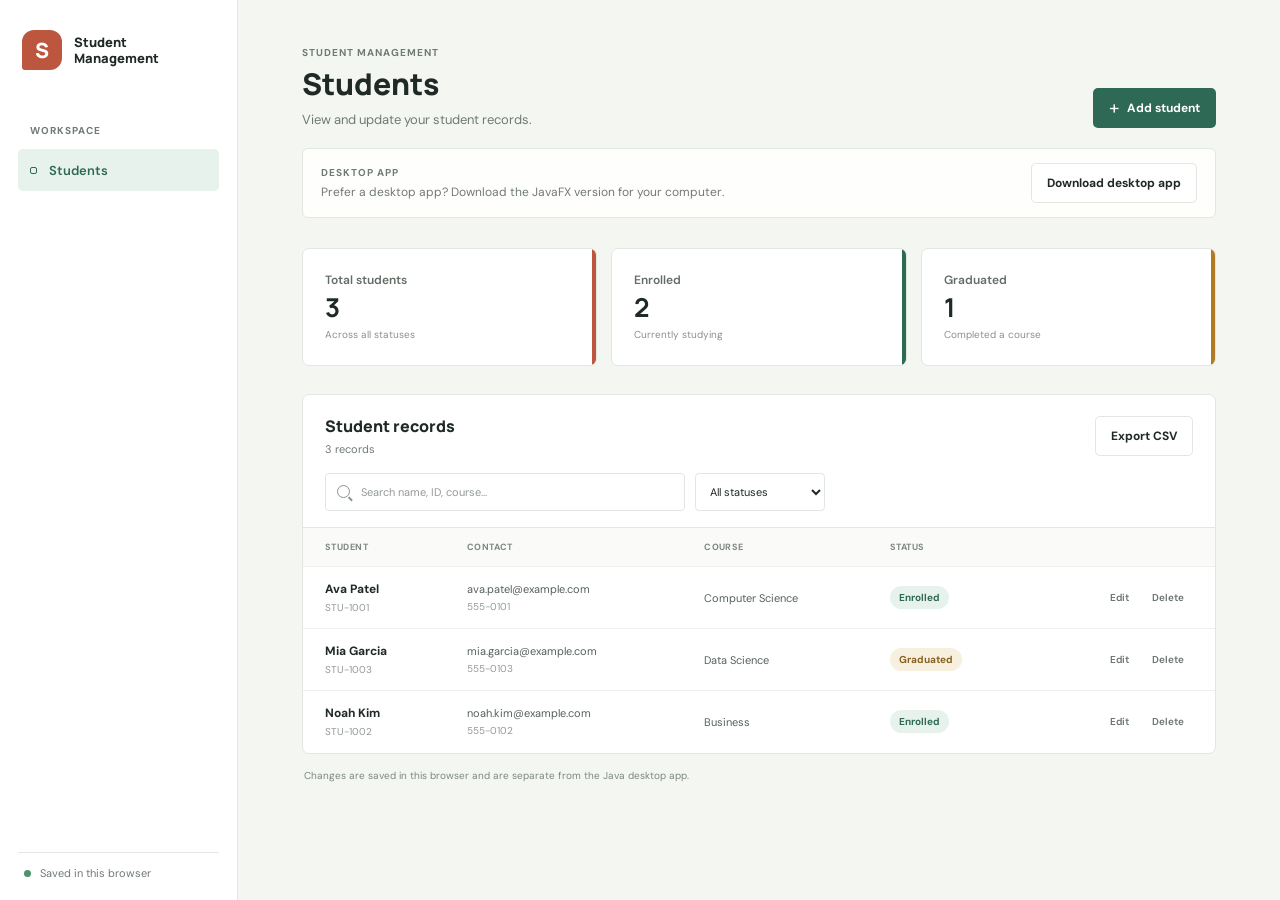
<file: index.html>
<!doctype html>
<html lang="en">
<head>
  <meta charset="utf-8">
  <meta name="viewport" content="width=device-width, initial-scale=1">
  <meta http-equiv="refresh" content="0; url=./site/">
  <title>Student Management System</title>
</head>
<body>
  <p>The student management site has moved. <a href="./site/">Open the site</a>.</p>
</body>
</html>
</file>
<file: site/assets/styles.css>
@import url('https://fonts.googleapis.com/css2?family=DM+Sans:wght@400;500;600;700&family=Manrope:wght@500;600;700;800&display=swap');

:root {
  color-scheme: light;
  --ink: #1f2925;
  --muted: #707a74;
  --line: #e2e7e1;
  --canvas: #f4f6f1;
  --paper: #ffffff;
  --green: #2e6955;
  --green-soft: #e8f2ec;
  --coral: #bd563e;
  --coral-soft: #f8ece7;
  --gold: #b17a25;
  --gold-soft: #f7f0df;
  font-family: 'DM Sans', 'Segoe UI', sans-serif;
  color: var(--ink);
  background: var(--canvas);
  font-synthesis: none;
  text-rendering: optimizeLegibility;
}

* { box-sizing: border-box; }

body {
  min-width: 320px;
  min-height: 100vh;
  margin: 0;
  background-color: var(--canvas);
  background-image: radial-gradient(#dfe6dc 0.7px, transparent 0.7px);
  background-size: 18px 18px;
}

button, input, select { font: inherit; }
button { cursor: pointer; }

.app-shell { min-height: 100vh; }

.sidebar {
  position: fixed;
  inset: 0 auto 0 0;
  z-index: 2;
  display: flex;
  width: 238px;
  flex-direction: column;
  padding: 30px 18px 20px;
  border-right: 1px solid var(--line);
  background: rgba(255, 255, 255, 0.94);
}

.brand {
  display: flex;
  align-items: center;
  gap: 12px;
  margin: 0 0 54px 4px;
  color: var(--ink);
  text-decoration: none;
}

.brand-mark {
  display: grid;
  width: 40px;
  height: 40px;
  place-items: center;
  border-radius: 12px 12px 12px 3px;
  background: var(--coral);
  color: white;
  font-family: 'Manrope', sans-serif;
  font-size: 21px;
  font-weight: 800;
}

.brand-name {
  font-family: 'Manrope', sans-serif;
  font-size: 13px;
  font-weight: 800;
  line-height: 1.25;
}

.nav-caption, .eyebrow {
  margin: 0;
  color: var(--muted);
  font-size: 10px;
  font-weight: 700;
  letter-spacing: 1px;
}

.nav-caption { padding: 0 12px 12px; }

.nav-link {
  display: flex;
  min-height: 42px;
  align-items: center;
  gap: 12px;
  padding: 0 12px;
  border-radius: 5px;
  color: #59645d;
  font-size: 13px;
  font-weight: 600;
  text-decoration: none;
}

.nav-link.active { background: var(--green-soft); color: var(--green); }
.nav-marker { width: 7px; height: 7px; border: 1.5px solid currentColor; border-radius: 2px; }

.sidebar-foot {
  display: flex;
  align-items: center;
  gap: 9px;
  margin-top: auto;
  padding: 13px 6px 0;
  border-top: 1px solid var(--line);
  color: var(--muted);
  font-size: 11px;
}

.storage-dot { width: 7px; height: 7px; border-radius: 50%; background: #4d946d; }

.main-content {
  width: min(1260px, calc(100% - 238px));
  margin-left: 238px;
  padding: 46px clamp(24px, 5vw, 72px) 28px;
}

.page-header, .directory-heading {
  display: flex;
  align-items: flex-end;
  justify-content: space-between;
  gap: 20px;
}

.page-header h1, .directory-heading h2, .dialog-heading h2 {
  margin: 8px 0 0;
  font-family: 'Manrope', 'Segoe UI', sans-serif;
  font-weight: 800;
}

.page-header h1 { font-size: 30px; line-height: 1.15; }
.page-subtitle { margin: 9px 0 0; color: var(--muted); font-size: 13px; }

.button {
  display: inline-flex;
  min-height: 40px;
  align-items: center;
  justify-content: center;
  gap: 8px;
  padding: 0 15px;
  border: 1px solid transparent;
  border-radius: 5px;
  font-size: 12px;
  font-weight: 700;
  transition: background-color 120ms ease, border-color 120ms ease, transform 120ms ease;
}

.button:active { transform: translateY(1px); }
.button-primary { background: var(--green); color: white; }
.button-primary:hover { background: #245743; }
.button-secondary { border-color: var(--line); background: white; color: var(--ink); }
.button-secondary:hover { border-color: #bdc8bf; background: #fbfcfa; }
.button-plus { font-size: 19px; font-weight: 400; line-height: 0; }

.stats {
  display: grid;
  grid-template-columns: repeat(3, minmax(0, 1fr));
  gap: 14px;
  margin: 30px 0 28px;
}

.stat {
  position: relative;
  display: grid;
  min-height: 118px;
  align-content: center;
  padding: 19px 22px;
  overflow: hidden;
  border: 1px solid var(--line);
  border-radius: 7px;
  background: var(--paper);
}

.stat::after {
  position: absolute;
  top: 0;
  right: 0;
  width: 4px;
  height: 100%;
  background: var(--coral);
  content: '';
}

.stat-enrolled::after { background: var(--green); }
.stat-graduated::after { background: var(--gold); }
.stat-label { color: #626d66; font-size: 12px; font-weight: 600; }
.stat strong { margin-top: 6px; font-family: 'Manrope', sans-serif; font-size: 26px; line-height: 1; }
.stat-note { margin-top: 8px; color: #89928c; font-size: 10px; }

.directory {
  border: 1px solid var(--line);
  border-radius: 7px;
  background: var(--paper);
}

.directory-heading { padding: 20px 22px 17px; }
.directory-heading h2 { margin: 0; font-size: 16px; }
.result-count { margin: 5px 0 0; color: var(--muted); font-size: 11px; }
.toolbar { display: flex; gap: 10px; padding: 0 22px 16px; }

.search-box {
  display: flex;
  width: min(360px, 100%);
  height: 38px;
  align-items: center;
  gap: 9px;
  padding: 0 11px;
  border: 1px solid var(--line);
  border-radius: 4px;
  background: #fff;
}

.search-box:focus-within { border-color: #7c9e8a; box-shadow: 0 0 0 2px #e5eee8; }
.search-icon { position: relative; width: 13px; height: 13px; flex: 0 0 13px; border: 1.5px solid #8a948d; border-radius: 50%; }
.search-icon::after { position: absolute; right: -4px; bottom: -2px; width: 5px; height: 1.5px; transform: rotate(45deg); background: #8a948d; content: ''; }
.search-box input { width: 100%; border: 0; outline: 0; color: var(--ink); font-size: 11px; }
.search-box input::placeholder { color: #929a94; }

.filter-control select, .form-grid input, .form-grid select {
  height: 40px;
  border: 1px solid var(--line);
  border-radius: 4px;
  background: white;
  color: var(--ink);
}

.filter-control select { min-width: 130px; height: 38px; padding: 0 30px 0 10px; font-size: 11px; }
.table-wrap { min-height: 180px; overflow-x: auto; border-top: 1px solid var(--line); }
table { width: 100%; border-collapse: collapse; text-align: left; white-space: nowrap; }
thead { background: #fafbf9; }
th { height: 39px; color: #7d8780; font-size: 9px; font-weight: 700; letter-spacing: .45px; text-transform: uppercase; }
th, td { padding: 0 18px; }
th:first-child, td:first-child { padding-left: 22px; }
th:last-child, td:last-child { padding-right: 22px; text-align: right; }
td { height: 62px; border-top: 1px solid #edf0ec; color: #56615a; font-size: 11px; }
tbody tr { transition: background-color 100ms ease; }
tbody tr:hover { background: #fbfcfa; }
.student-name { display: block; color: var(--ink); font-size: 12px; font-weight: 700; }
.student-id { display: block; margin-top: 4px; color: #929a94; font-size: 10px; }
.student-email { display: block; margin-bottom: 3px; color: #56615a; }
.student-phone { color: #929a94; font-size: 10px; }
.status-pill { display: inline-flex; min-height: 23px; align-items: center; padding: 0 9px; border-radius: 20px; font-size: 10px; font-weight: 700; }
.status-enrolled { background: var(--green-soft); color: var(--green); }
.status-graduated { background: var(--gold-soft); color: #8a601d; }
.status-on-leave { background: var(--coral-soft); color: #a34b37; }
.row-actions { display: inline-flex; justify-content: flex-end; gap: 5px; }
.row-action { min-height: 29px; padding: 0 8px; border: 1px solid transparent; border-radius: 4px; background: transparent; color: #69746d; font-size: 10px; font-weight: 600; }
.row-action:hover { border-color: var(--line); background: white; color: var(--ink); }
.row-action.delete:hover { border-color: #efd9d3; background: var(--coral-soft); color: #a34b37; }

.empty-state { padding: 38px 18px 42px; text-align: center; }
.empty-mark { display: grid; width: 34px; height: 34px; margin: 0 auto 10px; place-items: center; border-radius: 50%; background: var(--canvas); color: var(--coral); font-size: 18px; }
.empty-state h3 { margin: 0; font-family: 'Manrope', sans-serif; font-size: 13px; }
.empty-state p { margin: 6px 0 0; color: var(--muted); font-size: 11px; }
.page-foot { padding: 15px 2px 0; color: #7c8780; font-size: 10px; }

.desktop-download {
  display: flex;
  align-items: center;
  justify-content: space-between;
  gap: 16px;
  margin-top: 20px;
  padding: 14px 18px;
  border: 1px solid var(--line);
  border-radius: 6px;
  background: rgba(255, 255, 255, 0.88);
}
.desktop-download p { margin: 0; }
.desktop-download p + p { margin-top: 5px; color: var(--muted); font-size: 12px; }
.desktop-download a { flex-shrink: 0; text-decoration: none; }
.desktop-download a:focus-visible { outline: 2px solid var(--green); outline-offset: 3px; }

.student-dialog { width: min(540px, calc(100% - 28px)); padding: 0; border: 1px solid var(--line); border-radius: 8px; box-shadow: 0 22px 70px #1b2b2430; }
.student-dialog::backdrop { background: #1b2923a6; backdrop-filter: blur(2px); }
.student-dialog form { padding: 25px; }
.dialog-heading { display: flex; align-items: flex-start; justify-content: space-between; margin-bottom: 20px; }
.dialog-heading h2 { margin-top: 6px; font-size: 19px; }
.close-button { width: 32px; height: 32px; border: 1px solid var(--line); border-radius: 4px; background: white; color: var(--muted); font-size: 21px; line-height: 1; }
.form-grid { display: grid; grid-template-columns: 1fr 1fr; gap: 14px; }
.form-grid label { display: grid; gap: 6px; color: #58635c; font-size: 11px; font-weight: 700; }
.form-grid input, .form-grid select { width: 100%; padding: 0 10px; font-size: 11px; font-weight: 400; }
.form-grid input:focus, .form-grid select:focus { outline: 2px solid #dce9df; border-color: #7c9e8a; }
.form-grid input::placeholder { color: #a0a8a2; }
.form-error { margin: 13px 0 0; color: #a34b37; font-size: 11px; }
.dialog-actions { display: flex; justify-content: flex-end; gap: 8px; margin-top: 22px; padding-top: 17px; border-top: 1px solid var(--line); }
.toast { position: fixed; right: 22px; bottom: 22px; z-index: 5; max-width: min(360px, calc(100vw - 32px)); padding: 12px 16px; transform: translateY(12px); border-radius: 5px; background: var(--ink); color: white; font-size: 12px; opacity: 0; pointer-events: none; transition: opacity 150ms ease, transform 150ms ease; }
.toast.visible { transform: translateY(0); opacity: 1; }
.visually-hidden { position: absolute; width: 1px; height: 1px; padding: 0; overflow: hidden; clip: rect(0, 0, 0, 0); white-space: nowrap; clip-path: inset(50%); }

@media (max-width: 900px) {
  .sidebar { width: 190px; }
  .main-content { width: calc(100% - 190px); margin-left: 190px; padding-right: 25px; padding-left: 25px; }
  .stat { padding-right: 16px; padding-left: 16px; }
  th, td { padding-right: 12px; padding-left: 12px; }
}

@media (max-width: 680px) {
  body { background-size: 14px 14px; }
  .sidebar { position: static; width: 100%; height: auto; flex-direction: row; align-items: center; justify-content: space-between; padding: 12px 17px; border-right: 0; border-bottom: 1px solid var(--line); }
  .brand { gap: 9px; margin: 0; }
  .brand-mark { width: 34px; height: 34px; border-radius: 10px 10px 10px 3px; font-size: 18px; }
  .brand-name { font-size: 11px; }
  .nav-caption, .nav-link { display: none; }
  .sidebar-foot { margin: 0; padding: 0; border: 0; font-size: 10px; }
  .main-content { width: 100%; margin: 0; padding: 30px 16px 20px; }
  .page-header { align-items: flex-start; }
  .page-header h1 { font-size: 25px; }
  .page-subtitle { max-width: 230px; line-height: 1.5; }
  .page-header > .button { min-height: 37px; padding: 0 10px; font-size: 11px; }
  .desktop-download { align-items: flex-start; flex-direction: column; margin-top: 18px; padding: 14px; }
  .stats { gap: 8px; margin: 22px 0 18px; }
  .stat { min-height: 100px; padding: 13px 11px; }
  .stat-label { font-size: 10px; }
  .stat strong { font-size: 22px; }
  .stat-note { font-size: 9px; }
  .directory-heading { align-items: center; padding: 16px; }
  .toolbar { padding: 0 16px 13px; }
  .search-box { flex: 1; width: auto; min-width: 0; }
  .filter-control select { min-width: 105px; max-width: 118px; padding-left: 7px; }
  .directory-heading .button { min-height: 35px; padding: 0 9px; font-size: 10px; }
  th:first-child, td:first-child { padding-left: 16px; }
  th:last-child, td:last-child { padding-right: 16px; }
  .student-dialog form { padding: 20px 17px; }
}

@media (max-width: 420px) {
  .sidebar-foot { max-width: 132px; line-height: 1.3; }
  .stats { grid-template-columns: repeat(3, minmax(0, 1fr)); }
  .stat { min-height: 92px; padding: 11px 8px; }
  .stat-label { min-height: 25px; }
  .stat-note { line-height: 1.3; }
  .form-grid { grid-template-columns: 1fr; gap: 11px; }
}

@media (prefers-reduced-motion: reduce) {
  *, *::before, *::after { scroll-behavior: auto !important; transition-duration: 0.01ms !important; }
}
</file>
